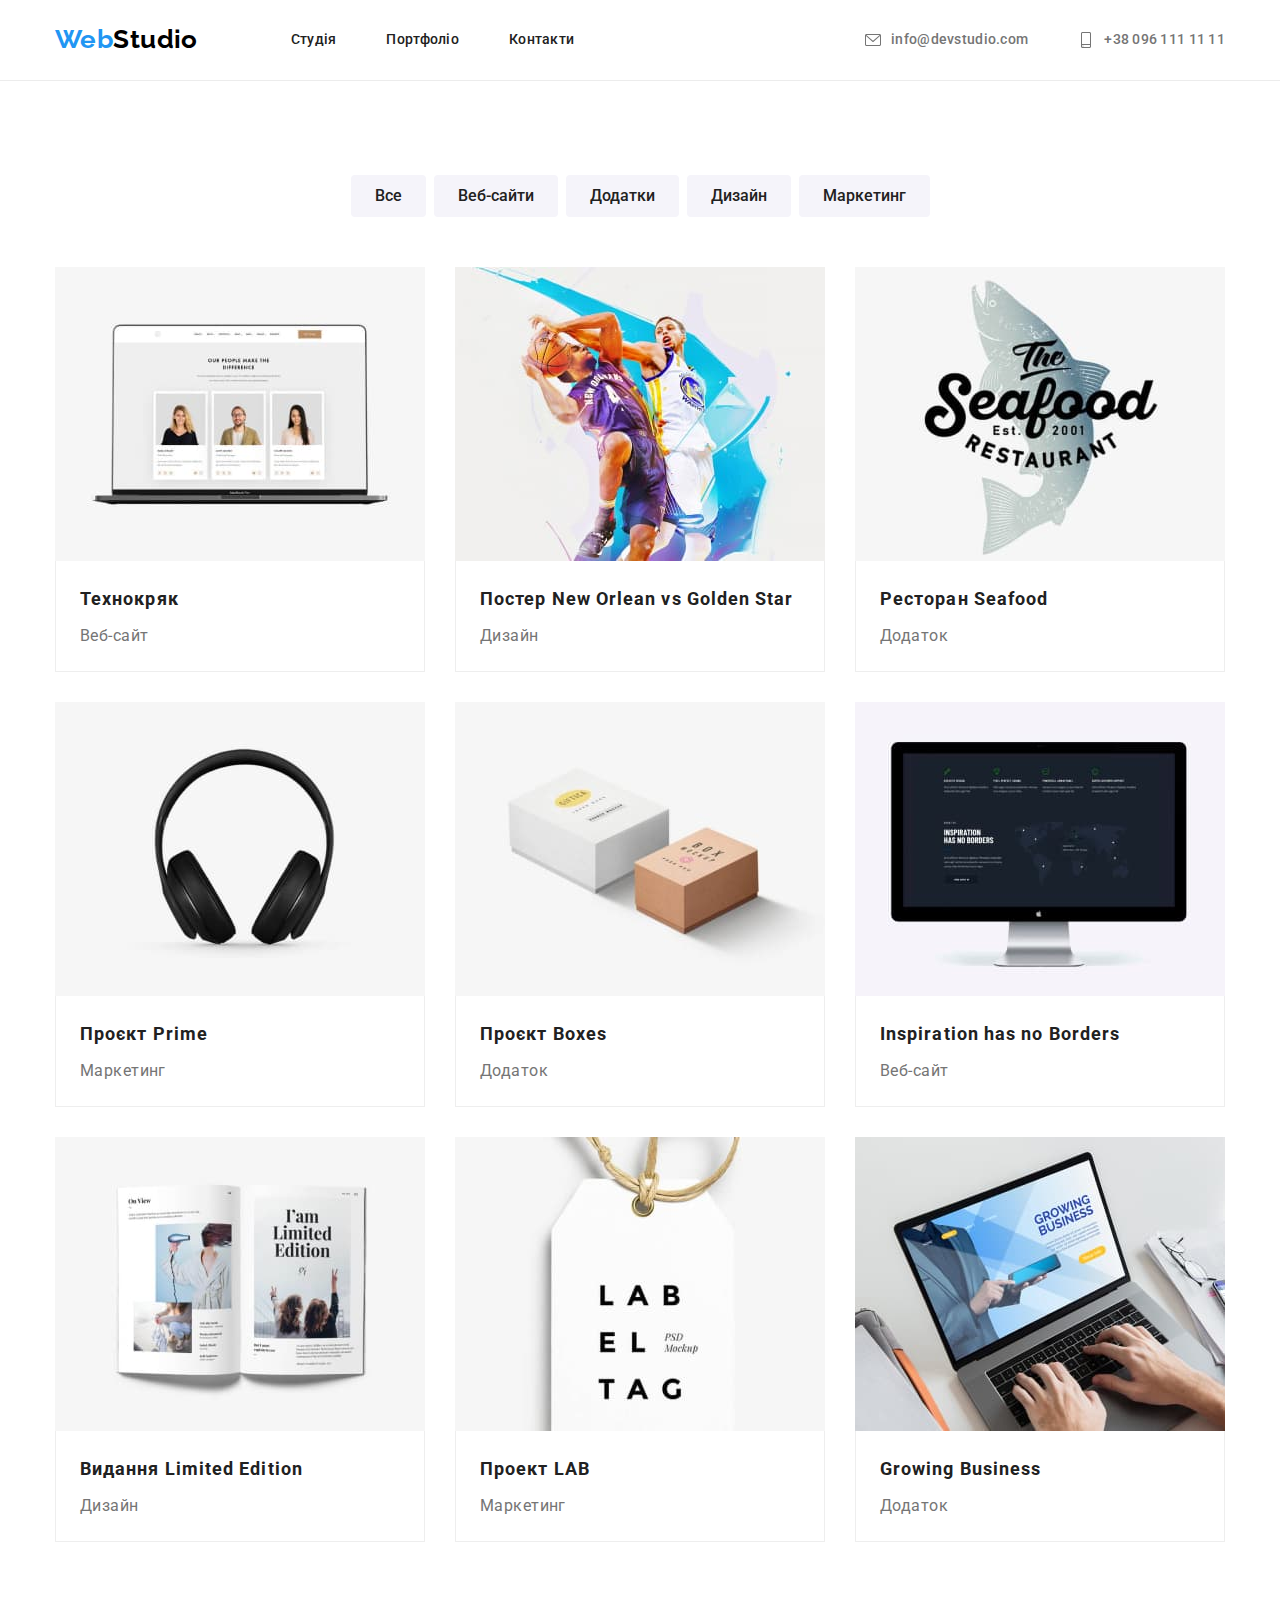
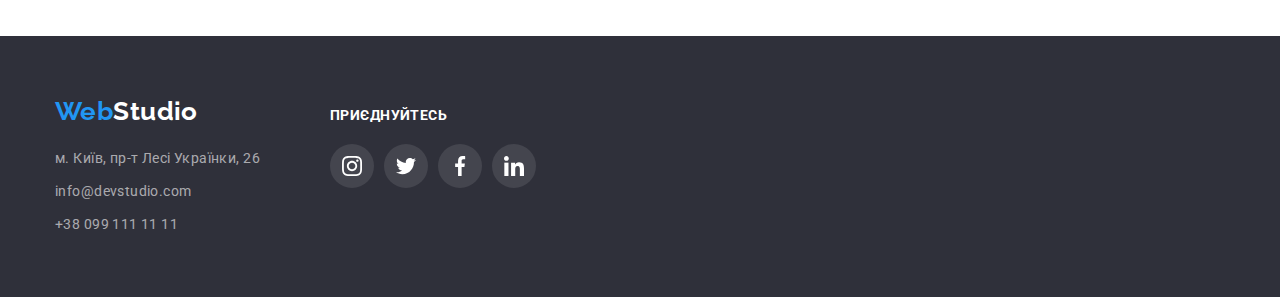
<file: portfolio.html>
<!DOCTYPE html>
<html lang="uk">
  <head>
    <meta charset="UTF-8" />
    <meta http-equiv="X-UA-Compatible" content="IE=edge" />
    <meta name="viewport" content="width=device-width, initial-scale=1.0" />
    <title>Portfolio</title>
    <link rel="preconnect" href="https://fonts.googleapis.com" />
    <link rel="preconnect" href="https://fonts.gstatic.com" crossorigin />
    <link
      href="https://fonts.googleapis.com/css2?family=Raleway:wght@700&family=Roboto:wght@400;500;700;900&display=swap"
      rel="stylesheet"
    />
    <link
      rel="stylesheet"
      href="https://cdnjs.cloudflare.com/ajax/libs/modern-normalize/1.1.0/modern-normalize.min.css"
    />
    <link rel="stylesheet" href="./css/styles.css" />
  </head>

  <body>
    <!-- шапка -->

    <header class="page-header">
      <div class="container">
        <nav class="nav">
          <a class="logo" href="./index.html"
            ><span class="logo-web">Web</span>Studio</a
          >

          <ul class="site-nav list">
            <li class="item"><a href="./index.html" class="link">Студія</a></li>
            <li class="item">
              <a href="./portfolio.html" class="link">Портфоліо</a>
            </li>
            <li class="item"><a href="" class="link">Контакти</a></li>
          </ul>
        </nav>

        <ul class="contacts-header list">
          <li class="item">
            <a href="mailto:info@devstudio.com" class="link"
              ><svg class="icons envelope" width="16" height="16">
                <use xlink:href="./images/sprite-icons.svg#envelope" ></use></svg
              >info@devstudio.com</a
            >
          </li>
          <li class="item">
            <a href="tel:+380961111111" class="link"
              ><svg class="icons smartphone" width="16" height="16">
                <use xlink:href="./images/sprite-icons.svg#smartphone"></use></svg
              >+38 096 111 11 11</a
            >
          </li>
        </ul>
      </div>
    </header>

    <!-- Портфоліо -->

    <main>
      <section class="portfolio">
        <div class="container">
          <ul class="list-btn">
            <li class="item-btn">
              <button type="button" class="portfolio-btn">Все</button>
            </li>
            <li class="item-btn">
              <button type="button" class="portfolio-btn">Веб-сайти</button>
            </li>
            <li class="item-btn">
              <button type="button" class="portfolio-btn">Додатки</button>
            </li>
            <li class="item-btn">
              <button type="button" class="portfolio-btn">Дизайн</button>
            </li>
            <li class="item-btn">
              <button type="button" class="portfolio-btn">Маркетинг</button>
            </li>
          </ul>

          <ul class="list">
            <li class="item">
              <a
              class="link-card" href="#" target="_blank">
              <img
                src="./images/imgp1.jpg"
                width="370"
                alt="3 людини на карточках"
              />
              <div class="card">
                <h2 class="portfolio-title">Технокряк</h2>
                <p>Веб-сайт</p>
              </div>
              </a>
            </li>
            <li class="item">
              <a
              class="link-card" href="#" target="_blank">
              <img
                src="./images/imgp2.jpg"
                width="370"
                alt="2 людини грають в баскетбол"
              />
              <div class="card">
                <h2 class="portfolio-title">
                  Постер New Orlean vs Golden Star
                </h2>
                <p>Дизайн</p>
              </div>
              </a>
            </li>
            <li class="item">
              <a
              class="link-card" href="#" target="_blank">
              <img src="./images/imgp3.jpg" width="370" alt="логотип риба" />
              <div class="card">
                <h2 class="portfolio-title">Ресторан Seafood</h2>
                <p>Додаток</p>
              </div>
              </a>
            </li>
            <li class="item">
              <a
              class="link-card" href="#" target="_blank">
              <img src="./images/imgp4.jpg" width="370" alt="навушники" />
              <div class="card">
                <h2 class="portfolio-title">Проєкт Prime</h2>
                <p>Маркетинг</p>
              </div>
              </a>
            </li>
            <li class="item">
              <a
              class="link-card" href="#" target="_blank">
              <img
                src="./images/imgp5.jpg"
                width="370"
                alt="2 коробки білий та світлокоричневий"
              />
              <div class="card">
                <h2 class="portfolio-title">Проєкт Boxes</h2>
                <p>Додаток</p>
              </div>
              </a>
            </li>
            <li class="item">
              <a
              class="link-card" href="#" target="_blank">
              <img
                src="./images/imgp6.jpg"
                width="370"
                alt="монітор з зображенням"
              />
              <div class="card">
                <h2 class="portfolio-title">Inspiration has no Borders</h2>
                <p>Веб-сайт</p>
              </div>
              </a>
            </li>
            <li class="item">
              <a
              class="link-card" href="#" target="_blank">
              <img src="./images/imgp7.jpg" width="370" alt="журнал" />
              <div class="card">
                <h2 class="portfolio-title">Видання Limited Edition</h2>
                <p>Дизайн</p>
              </div>
              </a>
            </li>
            <li class="item">
              <a
              class="link-card" href="#" target="_blank">
              <img
                src="./images/imgp8.jpg"
                width="370"
                alt="бірка білого кольору"
              />
              <div class="card">
                <h2 class="portfolio-title">Проект LAB</h2>
                <p>Маркетинг</p>
              </div>
              </a>
            </li>
            <li class="item">
              <a
              class="link-card" href="#" target="_blank">
              <img
                src="./images/imgp9.jpg"
                width="370"
                alt="ноутбук з руками"
              />
              <div class="card">
                <h2 class="portfolio-title">Growing Business</h2>
                <p>Додаток</p>
              </div>
              </a>
            </li>
          </ul>
        </div>
      </section>
    </main>

    <!-- підвал -->

    <footer class="footer">
      <div class="container">
        <div class="logo-address">
          <a class="logo" href="./index.html"
            ><span class="logo-web">Web</span>Studio</a
          >

          <address>
            <ul class="list">
              <li class="footer-list">
                <a
                  href="https://goo.gl/maps/cwUCHpKbUyFMeZRM7"
                  target="_blank"
                  rel="noopener noreferrer nofollow"
                  class="contacts-footer link"
                  >м. Київ, пр-т Лесі Українки, 26</a
                >
              </li>
              <li class="footer-list">
                <a href="mailto:info@devstudio.com" class="contacts-footer link"
                  >info@devstudio.com</a
                >
              </li>
              <li class="footer-list">
                <a href="tel:+380961111111" class="contacts-footer link"
                  >+38 099 111 11 11</a
                >
              </li>
            </ul>
          </address>
        </div>
        <div class="submit">
          <p class="submit-title">Приєднуйтесь</p>
          <ul class="socials">
            <li class="item">
              <a
                class="socials-links"
                href="https://www.instagram.com/"
                target="_blank"
                ><svg class="icons">
                  <use href="./images/sprite-icons.svg#instagram"></use></svg
              ></a>
            </li>
            <li class="item">
              <a
                class="socials-links"
                href="https://twitter.com/"
                target="_blank"
                ><svg class="icons">
                  <use href="./images/sprite-icons.svg#twitter"></use></svg
              ></a>
            </li>
            <li class="item">
              <a class="socials-links" href="www.facebook.com" target="_blank"
                ><svg class="icons">
                  <use href="./images/sprite-icons.svg#facebook"></use></svg
              ></a>
            </li>
            <li class="item">
              <a
                class="socials-links"
                href="https://linkedin.com/"
                target="_blank"
                ><svg class="icons">
                  <use href="./images/sprite-icons.svg#linkedin"></use></svg
              ></a>
            </li>
          </ul>
        </div>
      </div>
    </footer>
  </body>
</html>
</file>
<file: css/styles.css>
:root {
  --bcg-white-color: #ffffff;
  --bcg-grey-color: #f5f4fa;
  --bcg-black-color: #2f303a;
  --btn-blue-color: #2196f3;
  --text-color: #757575;
  --text-h-color: #212121;
  --text-logo-color: #000000;
}

body {
  margin: 0;
  background-color: var(--bcg-white-color);
  color: var(--text-color);
  font-family: "Roboto", sans-serif;
  font-weight: 400;
  font-size: 14px;

  letter-spacing: 0.03em;
}

/* захований текст */

.visually-hidden {
  position: absolute;
  white-space: nowrap;
  width: 1px;
  height: 1px;
  overflow: hidden;
  border: 0;
  padding: 0;
  clip: rect(0 0 0 0);
  clip-path: inset(50%);
  margin: -1px;
}

/* Властивості контейнерів */

.container {
  margin-left: auto;
  margin-right: auto;
  width: 1200px;
  padding: 0 15px;
}

/* обнулення меж списків та заголовків */

.list,
.list-btn {
  padding: 0;
  margin: 0;
  list-style: none;
}

h1,
h2,
h3,
h4,
h5,
h6,
p {
  margin-top: 0;
  margin-bottom: 0;
}

img {
  display: block;
  max-width: 100%;
  height: auto;
}

/* Властивості заголовків */

.section-title {
  color: var(--text-h-color);
  font-weight: 700;
  font-size: 36px;
  line-height: 1.16;
  text-align: center;
}

/* СТУДІЯ */

/* флекс шапки */

.page-header > .container {
  display: flex;
  justify-content: space-between;
}

.nav {
  display: flex;
  justify-content: space-between;
  align-items: center;
}

.nav > .list {
  display: flex;
  padding: 0;
}

/* шапка */

.page-header ul {
  list-style: none;
}

.page-header {
  display: flex;
  border-bottom: 1px solid #ececec;
}

/* логотип */

.logo {
  font-family: "Raleway", sans-serif;
  font-weight: 700;
  font-size: 26px;
  line-height: 1.2;
  color: var(--text-logo-color);
  text-decoration: none;

  margin-right: 93px;
}

.logo-web {
  color: var(--btn-blue-color);
}

/* навігація */

.site-nav .link {
  display: block;
  padding-top: 32px;
  padding-bottom: 32px;

  font-weight: 500;
  font-size: 14px;
  line-height: 1.14;
  letter-spacing: 0.02em;
  color: var(--text-h-color);
  text-decoration: none;
}

.site-nav .item:not(:last-child) {
  margin-right: 50px;
}

/* Посилання */

.link {
  text-decoration: none;
}

.contacts-header .link:hover,
.contacts-header .link:focus,
.page-header .link:hover,
.page-header .link:focus {
  color: var(--btn-blue-color);
}

/* контакти */

.contacts-header {
  display: flex;
  align-items: center;
  margin-left: auto;

  font-weight: 500;
  font-size: 14px;
  line-height: 1.14;
  letter-spacing: 0.02em;
  color: var(--text-color);
}

.contacts-header .item:not(:last-child) {
  margin-right: 50px;
}

.contacts-header .link {
  display: flex;
  align-items: center;
  padding-top: 32px;
  padding-bottom: 32px;
  color: var(--text-color);
}

/* Іконки */

.contacts-header .icons {
  border: 0;
  margin: 0;
  margin-right: 10px;
  padding: 0;
  fill: currentColor;
}

    /* Герой чи баннер */

.hero {
  background-color: var(--bcg-black-color);
  padding: 200px 0;
  margin-right: auto;
  margin-left: auto;
  height: 600px;
  max-width: 1600px;

  background-image: linear-gradient(
      to right,
      rgba(0, 0, 0, 0.4),
      rgba(47, 48, 58, 0.4) 40%
    ),
    url("../images/hero.jpg");
  background-size: cover;
  background-repeat: no-repeat;
  background-position: center;
}

.hero > .container {
  display: flex;
  flex-direction: column;
  align-items: center;
  justify-content: center;
}

.hero .hero-title {
  margin-top: 0;
  margin-bottom: 30px;

  font-weight: 900;
  font-size: 44px;
  line-height: 1.36;
  text-transform: uppercase;
  letter-spacing: 0.06em;
  text-align: center;
  color: var(--bcg-white-color);
  width: 696px;
}

/* кнопка */

.hero-btn {
  display: inline-block;
  color: var(--bcg-white-color);
  font-weight: 700;
  font-size: 16px;
  line-height: 1.88;
  align-items: center;
  text-align: center;
  letter-spacing: 0.06em;
  border: 0;
  padding: 10px 32px;
  background: var(--btn-blue-color);
  box-shadow: 0px 4px 4px rgba(0, 0, 0, 0.15);
  border-radius: 4px;
}

.hero-btn:hover,
.hero-btn:focus {
  cursor: pointer;
  background-color: #188ce8;
}

/* Особливості компанії */

.features {
  padding-top: 94px;
}

.features .list {
  display: flex;
  flex-wrap: wrap;
}

.features .item {
  width: 270px;
  margin-right: 30px;
}

.features .item:nth-child(4n) {
  margin-right: 0px;
}

.features-title {
  color: var(--text-h-color);
  font-weight: 700;
  font-size: 14px;
  line-height: 1.14;
  text-transform: uppercase;
  margin-bottom: 10px;
}

.features p {
  font-size: 14px;
  line-height: 1.71;
}

/* Особливості > зображення */

.icon-box {
  display: flex;
  justify-content: center;
  align-items: center;
  margin-bottom: 30px;
  width: 270px;
  height: 120px;
  background-color: var(--bcg-grey-color);
  color: var(--text-h-color);
}

.features-icons {
  border: 0;
  margin: 0;

  width: 70px;
  height: 70px;
  fill:currentColor
}
/* Чим ми займаємося */

.work {
  padding-top: 94px;
  padding-bottom: 94px;
}

.work .list {
  display: flex;
  flex-wrap: wrap;
}

.work-title {
  margin-bottom: 50px;
}

.work .item {
  margin-right: 30px;
}

.work .item:nth-child(3n) {
  margin-right: 0px;
}

.work > .item > img {
  display: block;
}

/* Команда*/

.team {
  padding-top: 94px;
  padding-bottom: 94px;
}

.team .list {
  display: flex;
  flex-wrap: wrap;
}

.team {
  background-color: var(--bcg-grey-color);
}
.team > .item {
  display: flex;
  justify-content: center;
  align-items: center;
}

.team .item {
  background-color: var(--bcg-white-color);
  box-shadow: 0px 1px 3px rgba(0, 0, 0, 0.12), 0px 1px 1px rgba(0, 0, 0, 0.14),
    0px 2px 1px rgba(0, 0, 0, 0.2);
  border-radius: 0px 0px 4px 4px;

  margin-right: 30px;
}

.team .item:nth-child(4n) {
  margin-right: 0;
}

.team-title {
  margin-bottom: 50px;
}

.team img {
  display: block;
}

.name-title {
  color: var(--text-h-color);
  font-weight: 500;
  font-size: 16px;
  line-height: 1.19;
  padding-top: 30px;
  margin-bottom: 10px;
  text-align: center;
}

.team p {
  font-size: 16px;
  line-height: 1.19;
  margin-bottom: 16px;
  text-align: center;
}

.team p:hover {
  text-shadow: 0px 4px 4px rgba(0, 0, 0, 0.25);
}
.team p:focus {
  text-shadow: 0px 4px 4px rgba(0, 0, 0, 0.25);
}

.socials {
  padding: 0;
  display: flex;
  list-style: none;
  margin: 0 32px;
  padding-bottom: 30px;
  justify-content: space-between;
}

/* Іконки соціальної мережи команди */

.socials-links {
  display: flex;
  align-items: center;
  justify-content: center;
  width: 44px;
  height: 44px;
  border: 0;
  border-radius: 50%;
  color: #AFB1B8;
}

.socials-links .icons {
  display: flex;
  align-self: center;
  width: 20px;
  height: 20px;
  fill: currentColor;
}

.socials-links:hover,
.socials-links:focus {
  background-color: var(--btn-blue-color);
  color: var(--bcg-white-color);
}

/* Клієнти */

.clients {
  padding-bottom: 94px;
  padding-top: 94px;
}

.clients-title {
  margin-bottom: 50px;
}

.clients-list {
  display: flex;
  justify-content: center;
}

.clients-list > .item:not(:last-child) {
  margin-right: 30px;
}

.clients-list .clients-link {
  display: flex;
  align-items: center;
  justify-content: center;

  width: 170px;
  height: 92px;
  color: #afb1b8;
  border: 1px solid #afb1b8;
  border-radius: 4px;
  cursor: pointer;
}

.clients-link .icons {
  fill: currentColor;
}

.clients-list .clients-link:focus,
.clients-list .clients-link:hover {
  color: var(--btn-blue-color);
  border-color: var(--btn-blue-color);
}

/* Підвал */

.footer {
  display: flex;
  background-color: var(--bcg-black-color);
  color: var(--bcg-white-color);
  padding-top: 60px;
  padding-bottom: 60px;
}

.footer .container {
  display: flex;
}

.footer .socials-links .socials {
  display: flex;
}

.footer .logo-address li:not(:last-child) {
  margin-bottom: 9px;
}

.logo-address {
  margin-right: 70px;
}

.footer .logo {
  display: inline-block;
  color: var(--bcg-white-color);
  margin-bottom: 20px;
  margin-right: 0;
  padding-right: 0;
}

.contacts-footer {
  font-style: normal;
  font-weight: 400;
  font-size: 14px;
  line-height: 1.71;
  color: rgba(255, 255, 255, 0.6);
}

.contacts-footer:hover,
.contacts-footer:focus {
  color: rgba(255,255,255,1);
}

.footer .submit {
  padding-top: 12px;
}

.submit .socials {
  margin: 0;
  padding-bottom: 0;
}

.submit .socials-links {
  display: flex;
  padding: 0;
  margin: 0;

  align-items: center;
  justify-content: center;

  width: 44px;
  height: 44px;
  border-radius: 50%;

  background-color: rgba(255, 255, 255, 0.1);
  color: var(--bcg-white-color);
}



.submit .socials-links:hover,
.submit .socials-links:focus {
  background-color: var(--btn-blue-color);
}

.submit .item:not(:last-child) {
  margin-top: 0;
  margin-right: 10px;
}

.submit .item {
  margin: 0;
}

.submit .socials-links .icons {
  width: 20px;
  height: 20px;
  fill: currentColor;
}

.socials-links .icons:hover,
.socials-links .icons:focus {
  color: var(--bcg-white-color);

}

.submit-title {
  margin: 0;
  margin-bottom: 20px;

  color: var(--bcg-white-color);

  font-weight: 700;
  line-height: 1.14;
  text-transform: uppercase;
}

/* ПОРТФОЛІО */

.portfolio {
  padding-top: 94px;
  padding-bottom: 94px;
}

/* Фільт */

.portfolio .list-btn {
  display: flex;
  justify-content: center;
  margin-bottom: 50px;
}

.portfolio-btn {
  font-family: "Roboto", sans-serif;
  background-color: var(--bcg-grey-color);
  color: var(--text-h-color);
  font-style: normal;
  font-weight: 500;
  font-size: 16px;
  line-height: 1.62;
  text-align: center;

  border-color: transparent;
  border-radius: 4px;
  padding: 6px 22px;
}

.item-btn:not(:last-child) {
  margin-right: 8px;
}

.portfolio-btn:hover,
.portfolio-btn:focus {
  background-color: var(--btn-blue-color);
  color: var(--bcg-white-color);
  cursor: pointer;
  box-shadow: 0px 3px 1px rgba(0, 0, 0, 0.1), 0px 1px 2px rgba(0, 0, 0, 0.08),
    0px 2px 2px rgba(0, 0, 0, 0.12);
}

/* Список робіт */

.portfolio .list {
  display: flex;
  flex-wrap: wrap;
}

/* .portfolio .item:hover,
.portfolio .item:focus {
  
} */

.portfolio .item:not(:nth-child(3n)) {
  margin-right: 30px;
}

.portfolio .item:not(:nth-last-child(-n + 3)) {
  margin-bottom: 30px;
}

.link-card {
  display: block;
  text-decoration: none;
}

.link-card:hover,
.link-card:focus {
  box-shadow: 0px 1px 1px rgba(0, 0, 0, 0.12), 0px 4px 4px rgba(0, 0, 0, 0.06), 1px 4px 6px rgba(0, 0, 0, 0.16);
}

.card {
  border: 1px solid #eeeeee;
  padding: 20px 24px;
  border-top: 0;
}

.card p {
  font-size: 16px;
  line-height: 1.88;
  text-decoration: none;
  color: var(--text-color);
}

.portfolio-title {
  color: var(--text-h-color);
  font-weight: 700;
  font-size: 18px;
  line-height: 2;
  letter-spacing: 0.06em;
  margin-bottom: 4px;
}
</file>
